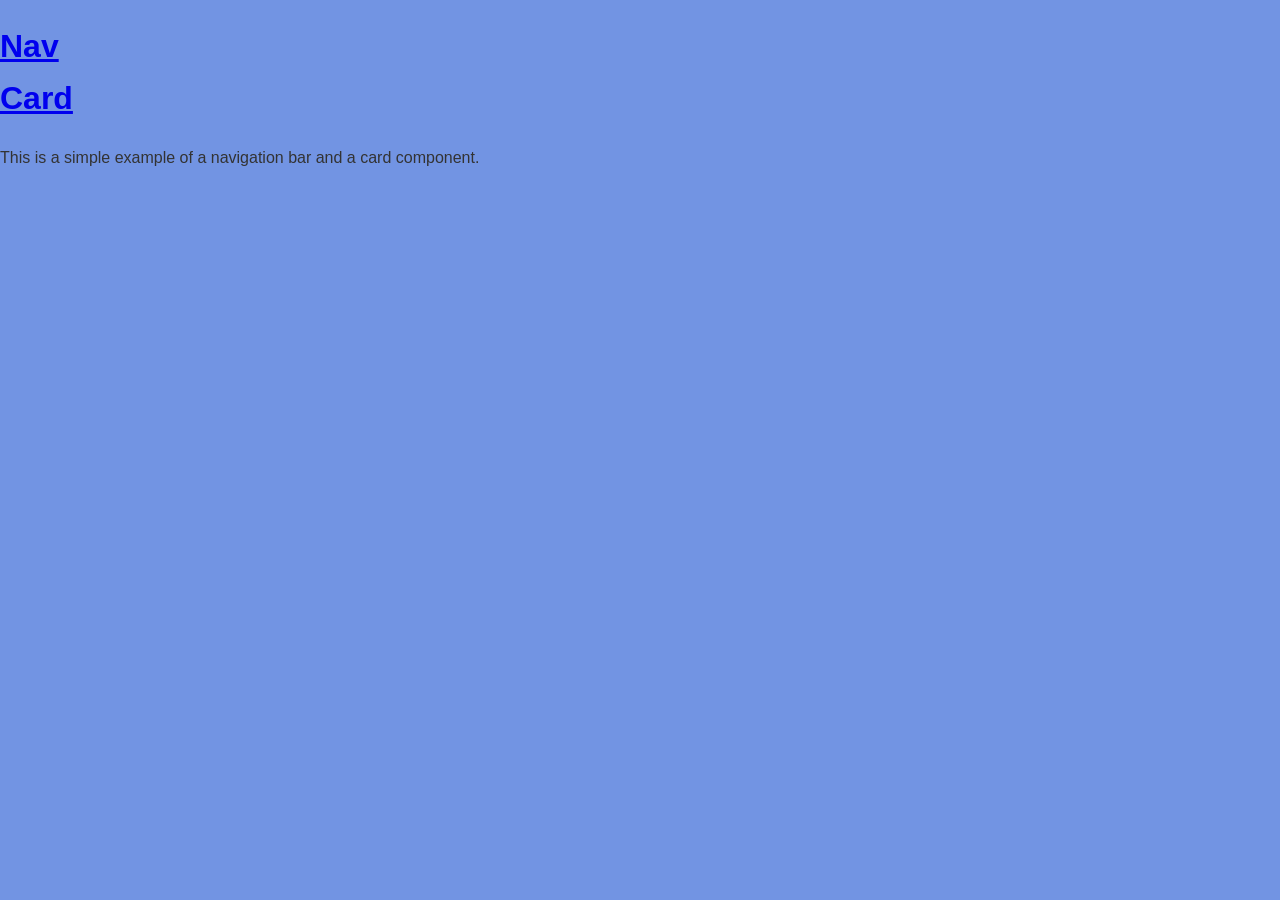
<file: day4/index.html>
<!DOCTYPE html>
<html lang="en">
<head>
    <meta charset="UTF-8">
    <meta name="viewport" content="width=, initial-scale=1.0">
    <title>Nav and Card</title>
    <link rel="stylesheet" href="style.css">
</head>
<body>
    <div>
        <h1><a href="#"><strong class="nav-link">Nav</strong></a> <span><a href="#">Card</a></span></h1>
        <p>This is a simple example of a navigation bar and a card component. </p>
    </div>
</body>
</html>
</file>
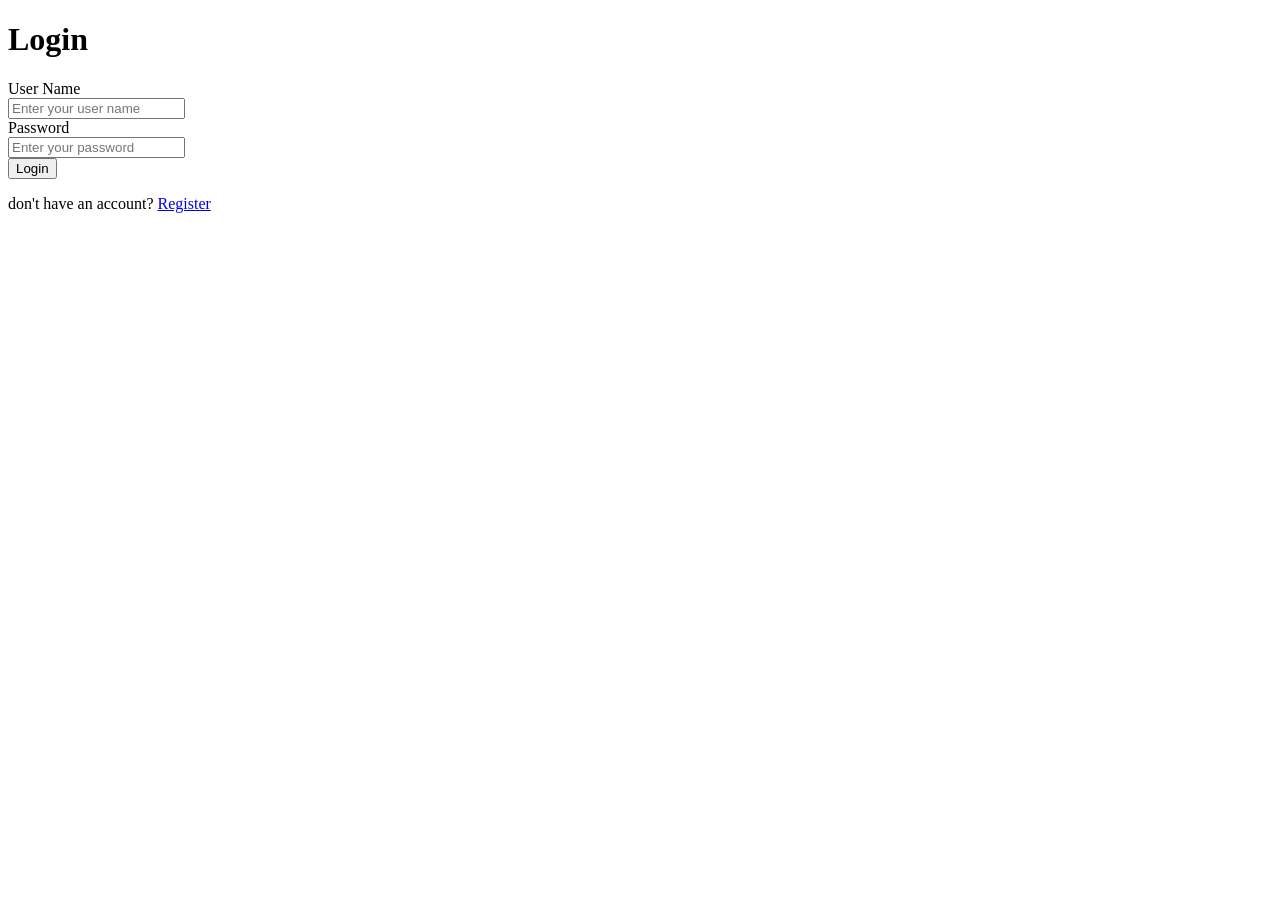
<file: login.html>
<!DOCTYPE html>
<html lang="en">
<head>
  <meta charset="UTF-8">
  <meta name="viewport" content="width=, initial-scale=1.0">
  <title>Document</title>
</head>
<body>
  <div>
    <h1>Login</h1>
    <form action="post">
      <label for="UserName">User Name</label>
      <br>
      <input type="text" name="UserName" id="UserName" placeholder="Enter your user name">
      <br>
      <label for="Password">Password</label>
      <br>
      <input type="password" name="Password" id="Password" placeholder="Enter your password" enterkeyhint="enter">
      <br>
      <button type="submit">Login</button>
      <br>
      <p>don't have an account? <a href="register.html">Register</a></p>
    </form>
  </div>
</body>
</html>
</file>
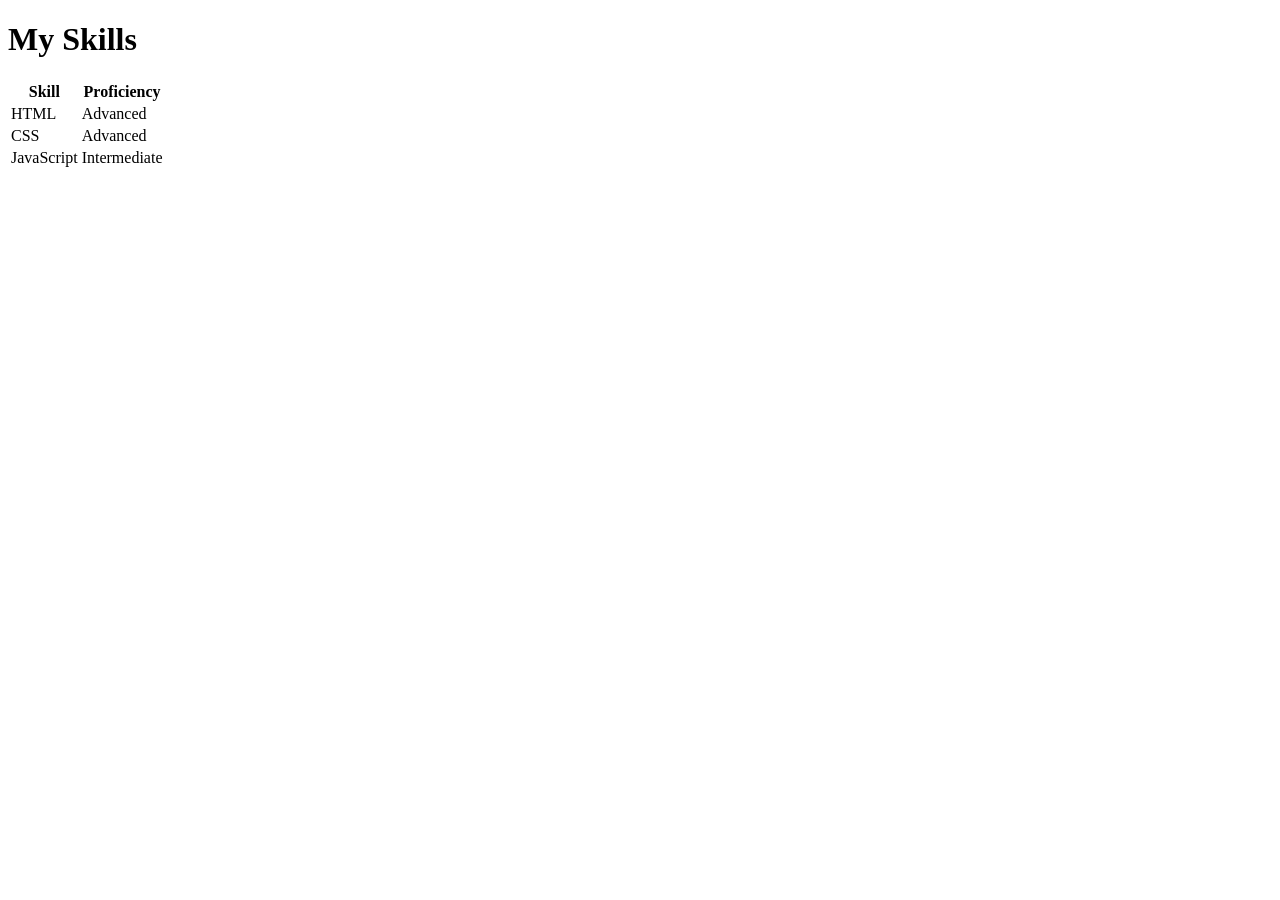
<file: mySkills.html>
<!DOCTYPE html>
<html lang="en">
<head>
    <meta charset="UTF-8">
    <meta name="viewport" content="width=device-width, initial-scale=1.0">
    <title>Document</title>
</head>
<body>
    <h1>My Skills</h1>
    <table>
        <tr>
            <th>Skill</th>
            <th>Proficiency</th>
        </tr>
        <tr>
            <td>HTML</td>
            <td>Advanced</td>
        </tr>
        <tr>
            <td>CSS</td>
            <td>Advanced</td>
        </tr>
        <tr>
            <td>JavaScript</td>
            <td>Intermediate</td>
        </tr>
    </table>
</body>
</html>
</file>
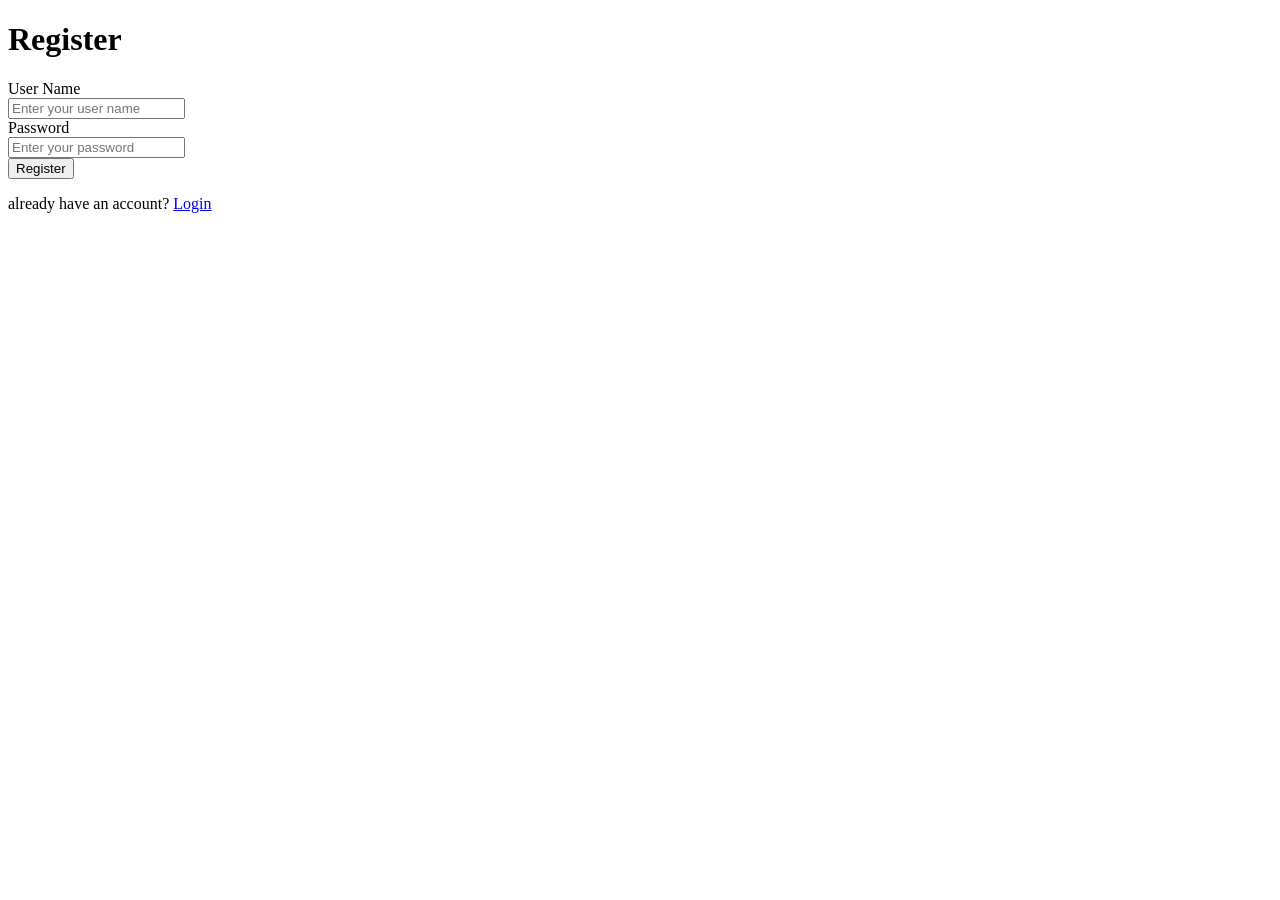
<file: register.html>
<!DOCTYPE html>
<html lang="en">
<head>
    <meta charset="UTF-8">
    <meta name="viewport" content="width=device-width, initial-scale=1.0">
    <title>Document</title>
</head>
<body>
    <div>
        <h1>Register</h1>
        <form action="post">
            <label for="UserName">User Name</label>
            <br>
            <input type="text" name="UserName" id="UserName" placeholder="Enter your user name">
            <br>
            <label for="Password">Password</label>
            <br>
            <input type="password" name="Password" id="Password" placeholder="Enter your password" enterkeyhint="enter">
            <br>
            <button type="submit">Register</button>
            <br>
            <p>already have an account? <a href="login.html">Login</a></p>
        </form>
    </div>
</body>
</html>
</file>
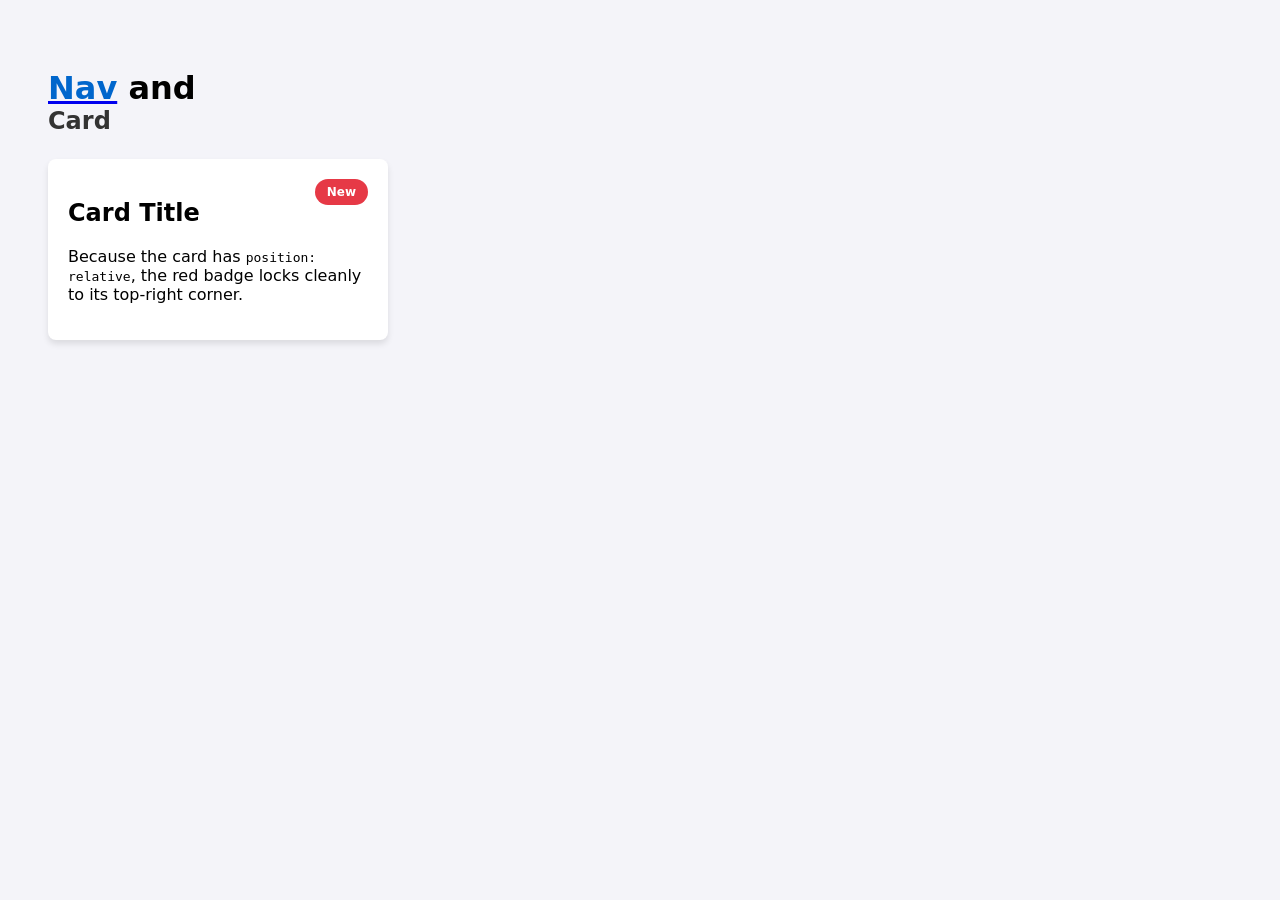
<file: day4/position.html>
<!DOCTYPE html>
<html lang="en">
<head>
  <meta charset="UTF-8">
  <title>Display Block & CSS Position Example</title>
  <style>
    body {
      font-family: system-ui, sans-serif;
      padding: 40px;
      background-color: #f4f4f9;
    }

    /* 1. Your H1 with the block span */
    h1 {
      font-size: 2rem;
      margin-bottom: 24px;
    }

    h1 .nav-link {
      color: #0066cc;
    }

    h1 span {
      display: block; /* Forces "Card" onto a new line */
      color: #333;
      font-size: 1.5rem;
    }

    /* 2. Relative Parent Container */
    .card {
      position: relative; /* Default position */
      width: 300px;
        background: #fff;
        padding: 20px;
        border-radius: 8px;
        box-shadow: 0 4px 6px rgba(0, 0, 0, 0.1);
    }

    /* 3. Absolute Child Element */
    .badge {
      position: absolute; /* Positioned relative to .card */
      top: 20px;
      right: 20px;
      background: #e63946;
      color: white;
      font-size: 0.75rem;
      font-weight: bold;
      padding: 6px 12px;
      border-radius: 20px;
    }
  </style>
</head>
<body>

  <h1><a href="#"><strong class="nav-link">Nav</strong></a> and <span>Card</span></h1>

  <div class="card">
    <span class="badge">New</span>
    <h2>Card Title</h2>
    <p>Because the card has <code>position: relative</code>, the red badge locks cleanly to its top-right corner.</p>
  </div>

</body>
</html>
</file>
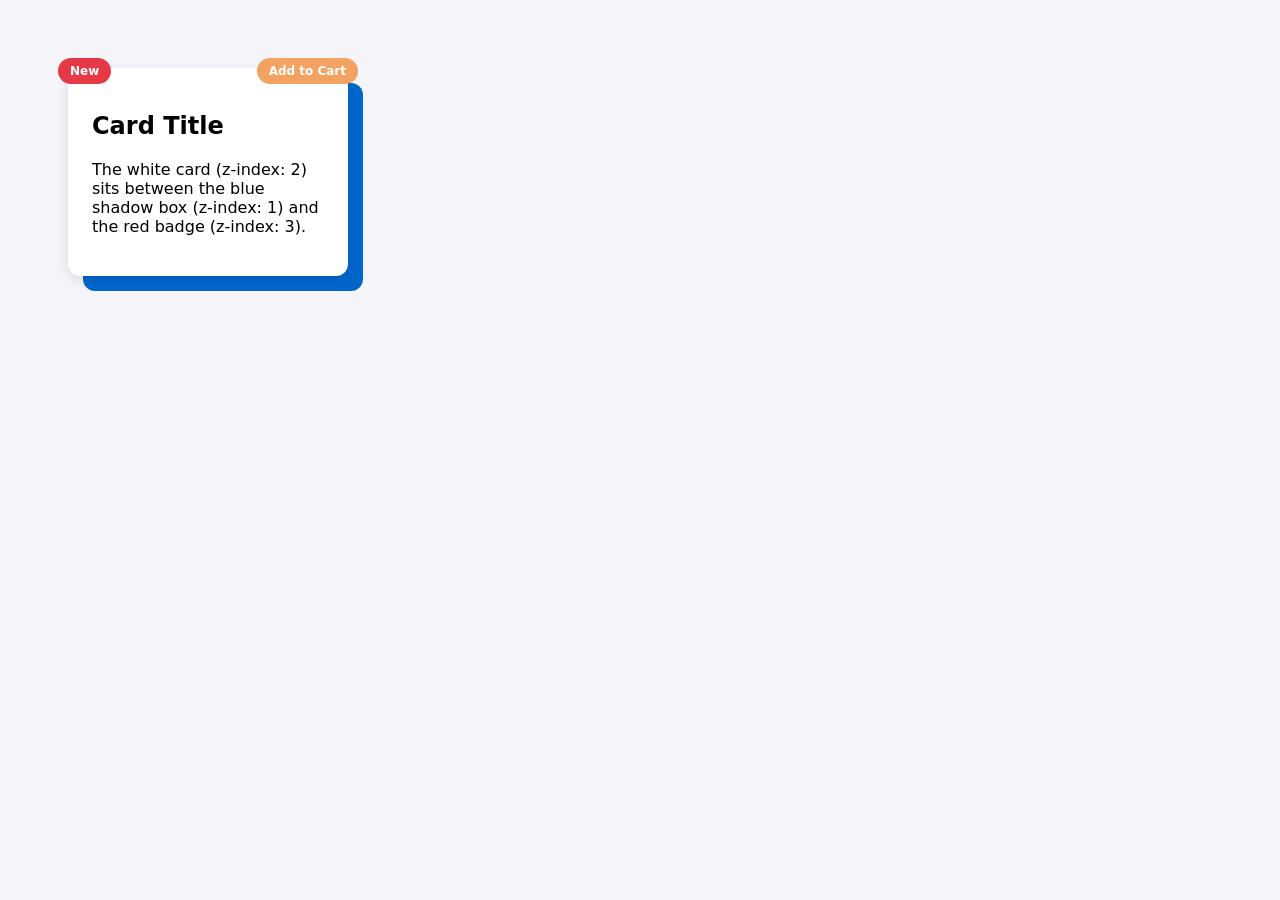
<file: day4/z_index.html>
<!DOCTYPE html>
<html lang="en">
<head>
  <meta charset="UTF-8">
  <title>Z-Index Example</title>
  <style>
    body {
      font-family: system-ui, sans-serif;
      padding: 60px;
      background-color: #f4f4f9;
    }

    .wrapper {
      position: relative;
      width: 280px;
    }

    /* Sits BEHIND the card (z-index: 1) */
    .background-box {
      position: absolute;
      top: 15px;
      left: 15px;
      width: 100%;
      height: 100%;
      background: #0066cc;
      border-radius: 12px;
      z-index: 1;
    }

    /* Sits in the MIDDLE (z-index: 2) */
    .card {
      position: relative;
      padding: 24px;
      background: white;
      border-radius: 12px;
      box-shadow: 0 4px 12px rgba(0, 0, 0, 0.1);
      z-index: 2;
    }

    /* Sits on TOP of everything (z-index: 3) */
    .badge {
      position: absolute;
      top: -10px;
      left: -10px;
      background: #e63946;
      color: white;
      font-size: 0.75rem;
      font-weight: bold;
      padding: 6px 12px;
      border-radius: 20px;
      z-index: 3;
    }
    .badge1 {
      position: absolute;
      top: -10px;
      right: -10px;
      background: #f4a261;
      color: white;
      font-size: 0.75rem;
      font-weight: bold;
      padding: 6px 12px;
      border-radius: 20px;
      z-index: 4;
    }
  </style>
</head>
<body>

  <div class="wrapper">
    <div class="background-box"></div>

    <div class="card">
      <span class="badge">New</span>
      <span class="badge1">Add to Cart</span>
      <h2>Card Title</h2>
      <p>The white card (z-index: 2) sits between the blue shadow box (z-index: 1) and the red badge (z-index: 3).</p>
    </div>
  </div>

</body>
</html>
</file>
<file: day4/style.css>
*{
    box-sizing: border-box;
}

body {
    margin: 0;
    background-color: #7294e3;
    color: #333;
    font-family: Arial, sans-serif;
    line-height: 1.6;
}

h1 span {
  display: block;
}
</file>
